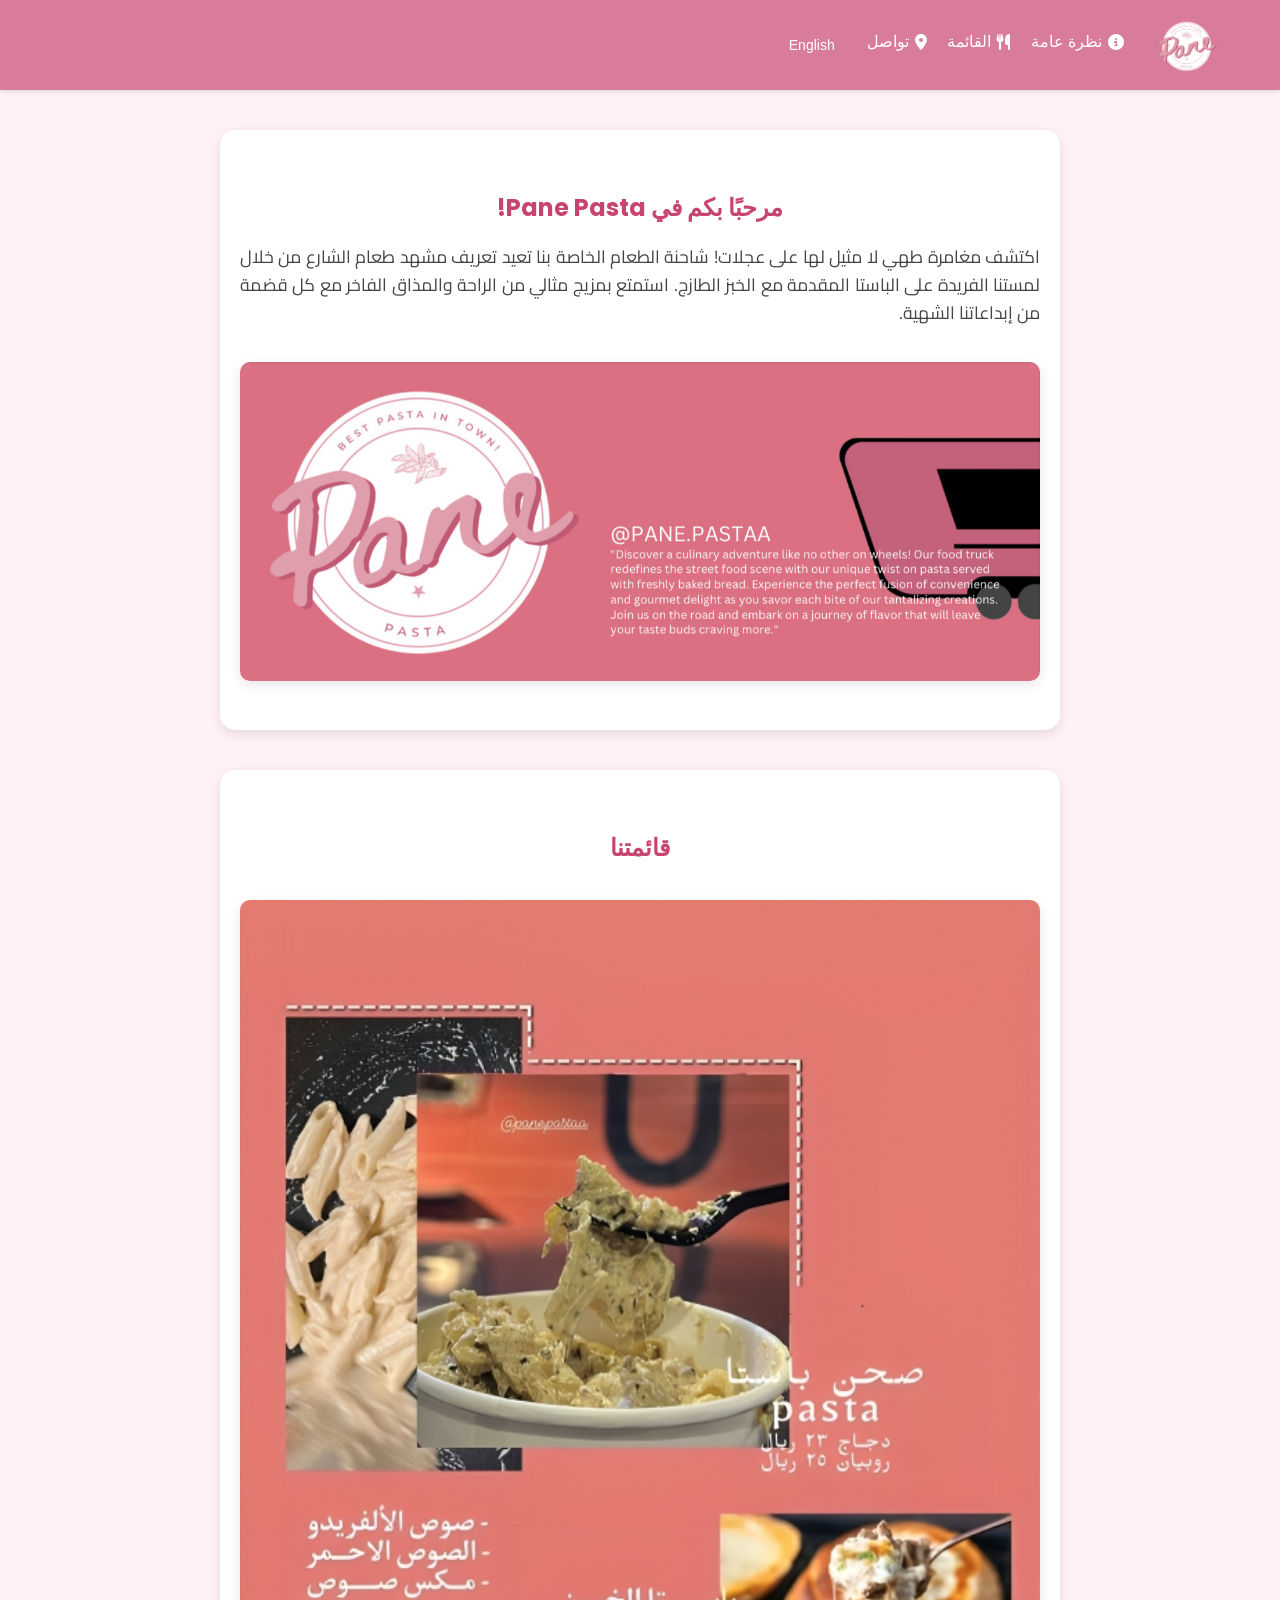
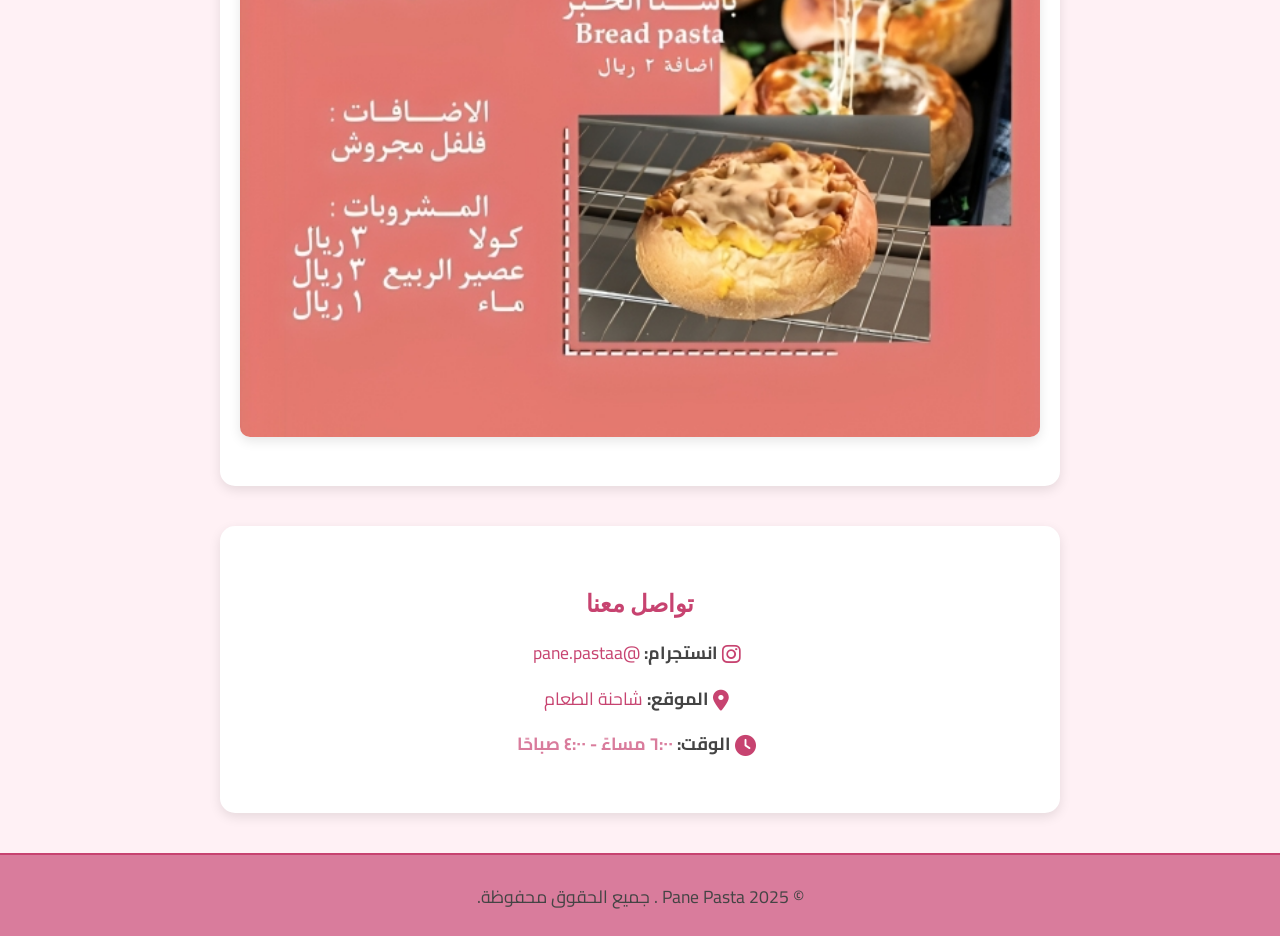
<file: index.html>
<!DOCTYPE html>
<html lang="en" >
<head>
    <meta charset="UTF-8" />
    <meta name="viewport" content="width=device-width, initial-scale=1.0" />
    <title>Pane Pasta</title>
    <link rel="preconnect" href="https://fonts.googleapis.com" />
    <link rel="preconnect" href="https://fonts.gstatic.com" crossorigin />
    <link href="https://fonts.googleapis.com/css2?family=Poppins:wght@500;700&family=Roboto:wght@400;500&family=Cairo:wght@400;700&display=swap" rel="stylesheet" />
    <link rel="stylesheet" href="style.css" />
    <link rel="stylesheet" href="https://cdnjs.cloudflare.com/ajax/libs/font-awesome/6.5.0/css/all.min.css" />
    <meta name="theme-color" content="#d97c9c" />
</head>
<body>

    <header>
        <img src="logo.PNG" alt="Pane Pasta Logo" class="logo" />
        <nav>
            <ul>
                <li><a href="#overview"><i class="fas fa-info-circle"></i> <span id="navOverview">Overview</span></a></li>
                <li><a href="#menu"><i class="fas fa-utensils"></i> <span id="navMenu">Menu</span></a></li>
                <li><a href="#contact"><i class="fas fa-map-marker-alt"></i> <span id="navContact">Contact</span></a></li>
                <li><button id="langToggle" class="lang-button">العربية</button></li>
            </ul>
        </nav>
    </header>

    <main>
        <section id="overview" class="section fade-in">
            <h1 id="overviewTitle">Welcome to Pane Pasta!</h1>
            <p id="overviewText">
                Discover a culinary adventure like no other on wheels! Our food truck redefines the street food scene with our unique twist on pasta served with freshly baked bread. Experience the perfect fusion of convenience and gourmet delight as you savor each bite of our tantalizing creations.
            </p>
            <img src="us.PNG" alt="Pane Pasta food truck experience" class="menu-image" />
        </section>

        <section id="menu" class="section fade-in">
            <h2 id="menuTitle">Our Menu</h2>
            <img src="menu.PNG" alt="Menu Image" class="menu-image" />
        </section>

        <section id="contact" class="section fade-in">
            <h2 id="contactTitle">Find Us & Contact</h2>
            <p id="instagramLabel">
                <i class="fab fa-instagram"></i> <strong>Instagram:</strong> 
                <a href="https://www.instagram.com/pane.pastaa" target="_blank" rel="noopener noreferrer">@pane.pastaa</a>
            </p>
            <p id="locationLabel">
                <i class="fas fa-map-marker-alt"></i> <strong>Location:</strong> 
                <a href="https://maps.app.goo.gl/kNWPLrTYhtWY5w7K8" target="_blank" rel="noopener noreferrer">Food Truck</a>
            </p>
            <p>
                <span id="timeLabel"><i class="fas fa-clock"></i> <strong>Time:</strong></span> 
                <span class="highlight" id="timeValue">6:00 PM - 4:00 AM</span>
            </p>
        </section>
    </main>

    <footer>
        <p id="footerText">&copy; 2025 Pane Pasta. All rights reserved.</p>
    </footer>

    <script>
        // Scroll animation effect
        const observer = new IntersectionObserver(entries => {
            entries.forEach(entry => {
                if (entry.isIntersecting) {
                    entry.target.classList.add('visible');
                }
            });
        });

        document.querySelectorAll('.fade-in').forEach(section => {
            observer.observe(section);
        });
    </script>

    <script>
        // Language toggle functionality
        const langToggle = document.getElementById('langToggle');
        let isArabic = false;

        const translations = {
            en: {
                navOverview: "Overview",
                navMenu: "Menu",
                navContact: "Contact",
                overviewTitle: "Welcome to Pane Pasta!",
                overviewText: "Discover a culinary adventure like no other on wheels! Our food truck redefines the street food scene with our unique twist on pasta served with freshly baked bread. Experience the perfect fusion of convenience and gourmet delight as you savor each bite of our tantalizing creations.",
                menuTitle: "Our Menu",
                contactTitle: "Find Us & Contact",
                instagramLabel: `<i class="fab fa-instagram"></i> <strong>Instagram:</strong> <a href="https://www.instagram.com/pane.pastaa" target="_blank" rel="noopener noreferrer">@pane.pastaa</a>`,
                locationLabel: `<i class="fas fa-map-marker-alt"></i> <strong>Location:</strong> <a href="https://maps.app.goo.gl/kNWPLrTYhtWY5w7K8" target="_blank" rel="noopener noreferrer">Food Truck</a>`,
                timeLabel: `<i class="fas fa-clock"></i> <strong>Time:</strong>`,
                timeValue: "6:00 PM - 4:00 AM",
                footerText: "&copy; 2025 Pane Pasta. All rights reserved.",
                langBtn: "العربية"
            },
            ar: {
                navOverview: "نظرة عامة",
                navMenu: "القائمة",
                navContact: "تواصل",
                overviewTitle: "مرحبًا بكم في Pane Pasta!",
                overviewText: "اكتشف مغامرة طهي لا مثيل لها على عجلات! شاحنة الطعام الخاصة بنا تعيد تعريف مشهد طعام الشارع من خلال لمستنا الفريدة على الباستا المقدمة مع الخبز الطازج. استمتع بمزيج مثالي من الراحة والمذاق الفاخر مع كل قضمة من إبداعاتنا الشهية.",
                menuTitle: "قائمتنا",
                contactTitle: "تواصل معنا",
                instagramLabel: `<i class="fab fa-instagram"></i> <strong>انستجرام:</strong> <a href="https://www.instagram.com/pane.pastaa" target="_blank" rel="noopener noreferrer">@pane.pastaa</a>`,
                locationLabel: `<i class="fas fa-map-marker-alt"></i> <strong>الموقع:</strong> <a href="https://maps.app.goo.gl/kNWPLrTYhtWY5w7K8" target="_blank" rel="noopener noreferrer">شاحنة الطعام</a>`,
                timeLabel: `<i class="fas fa-clock"></i> <strong>الوقت:</strong>`,
                timeValue: "٦:٠٠ مساءً - ٤:٠٠ صباحًا",
                footerText: "&copy; 2025 Pane Pasta . جميع الحقوق محفوظة.",
                langBtn: "English"
            }
        };

        function setLanguage(lang) {
            document.documentElement.dir = lang === 'ar' ? 'rtl' : 'ltr';
            document.documentElement.lang = lang;
            document.getElementById('navOverview').textContent = translations[lang].navOverview;
            document.getElementById('navMenu').textContent = translations[lang].navMenu;
            document.getElementById('navContact').textContent = translations[lang].navContact;
            document.getElementById('overviewTitle').textContent = translations[lang].overviewTitle;
            document.getElementById('overviewText').textContent = translations[lang].overviewText;
            document.getElementById('menuTitle').textContent = translations[lang].menuTitle;
            document.getElementById('contactTitle').textContent = translations[lang].contactTitle;
            document.getElementById('instagramLabel').innerHTML = translations[lang].instagramLabel;
            document.getElementById('locationLabel').innerHTML = translations[lang].locationLabel;
            document.getElementById('timeLabel').innerHTML = translations[lang].timeLabel;
            document.getElementById('timeValue').textContent = translations[lang].timeValue;
            document.getElementById('footerText').innerHTML = translations[lang].footerText;
            langToggle.textContent = translations[lang].langBtn;
        }

        langToggle.addEventListener('click', () => {
            isArabic = !isArabic;
            setLanguage(isArabic ? 'ar' : 'en');
        });

        // Set initial language to Arabic on page load
        setLanguage('ar');
    </script>

</body>
</html>
</file>
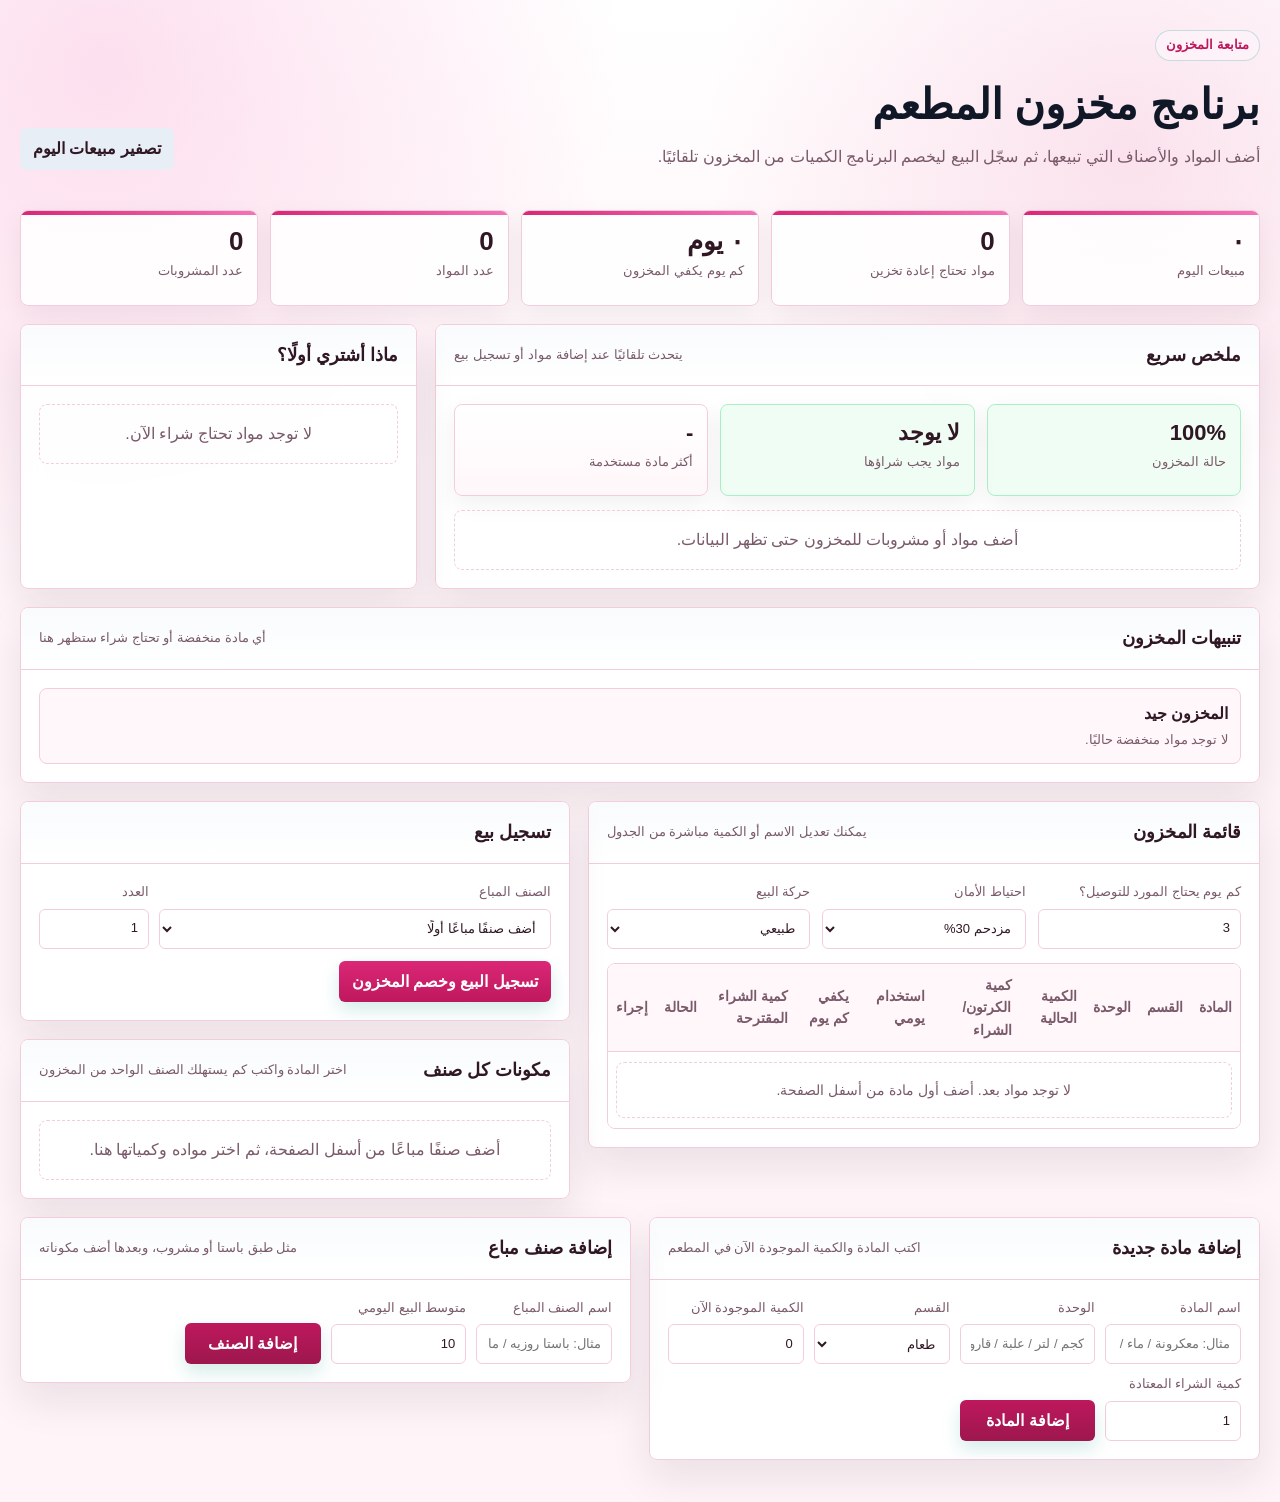
<file: ManageYourPasta.html>
<!doctype html>
<html lang="ar" dir="rtl">
<head>
  <meta charset="utf-8">
  <meta name="viewport" content="width=device-width, initial-scale=1">
  <title>نظام مخزون مطعم المعكرونة</title>
  <style>
    :root {
      color-scheme: light;
      --bg: #fff5f8;
      --surface: #ffffff;
      --surface-2: #fff7fa;
      --ink: #301724;
      --muted: #7a5a6a;
      --line: #f3cddd;
      --accent: #db2777;
      --accent-2: #9d174d;
      --accent-dark: #be185d;
      --gold: #f472b6;
      --danger: #b42318;
      --warn: #a15c07;
      --ok: #027a48;
      --soft-danger: #fee4e2;
      --soft-warn: #fef0c7;
      --soft-ok: #dcfae6;
      --shadow: 0 18px 42px rgba(17, 24, 39, .09);
      --shadow-soft: 0 8px 24px rgba(17, 24, 39, .06);
    }

    * {
      box-sizing: border-box;
    }

    body {
      margin: 0;
      font-family: Tahoma, Arial, sans-serif;
      background:
        radial-gradient(circle at 8% 4%, rgba(244, 114, 182, .22), transparent 28%),
        radial-gradient(circle at 88% 10%, rgba(219, 39, 119, .12), transparent 24%),
        linear-gradient(180deg, #ffffff 0, var(--bg) 430px);
      color: var(--ink);
      line-height: 1.6;
    }

    button, input, select {
      font: inherit;
    }

    .wrap {
      width: min(1240px, calc(100% - 28px));
      margin: 0 auto;
    }

    header {
      padding: 30px 0 18px;
    }

    .hero {
      display: grid;
      grid-template-columns: 1fr auto;
      gap: 18px;
      align-items: end;
    }

    h1 {
      margin: 0;
      font-size: clamp(26px, 4vw, 42px);
      letter-spacing: 0;
      color: #101828;
    }

    .subtitle {
      margin: 6px 0 0;
      color: var(--muted);
      max-width: 720px;
    }

    .hero-actions {
      display: flex;
      gap: 10px;
      flex-wrap: wrap;
      justify-content: flex-end;
    }

    .eyebrow {
      display: inline-flex;
      align-items: center;
      min-height: 28px;
      padding: 4px 10px;
      margin-bottom: 10px;
      border: 1px solid rgba(14, 147, 132, .22);
      border-radius: 999px;
      background: rgba(253, 242, 248, .92);
      color: #be185d;
      font-size: 13px;
      font-weight: 700;
    }

    main {
      padding: 8px 0 42px;
    }

    .stats {
      display: grid;
      grid-template-columns: repeat(5, 1fr);
      gap: 12px;
      margin: 14px 0 18px;
    }

    .stat {
      position: relative;
      overflow: hidden;
      background: rgba(255, 255, 255, .9);
      border: 1px solid var(--line);
      border-radius: 8px;
      box-shadow: var(--shadow-soft);
      min-height: 96px;
      padding: 14px;
    }

    .stat::before {
      content: "";
      position: absolute;
      inset: 0 0 auto;
      height: 4px;
      background: linear-gradient(90deg, var(--accent), var(--gold));
    }

    .stat strong {
      display: block;
      font-size: 26px;
      line-height: 1.25;
    }

    .stat span {
      color: var(--muted);
      font-size: 13px;
    }

    .dashboard {
      display: grid;
      grid-template-columns: 1.35fr .65fr;
      gap: 18px;
      margin-bottom: 18px;
    }

    .dash-grid {
      display: grid;
      grid-template-columns: repeat(3, 1fr);
      gap: 12px;
      margin-bottom: 14px;
    }

    .dash-card {
      border: 1px solid var(--line);
      border-radius: 8px;
      background: linear-gradient(180deg, #ffffff, var(--surface-2));
      padding: 14px;
      min-height: 92px;
      box-shadow: var(--shadow-soft);
    }

    .dash-card.good {
      border-color: #abefc6;
      background: #f0fdf4;
    }

    .dash-card.warn {
      border-color: #fedf89;
      background: #fffbeb;
    }

    .dash-card.bad {
      border-color: #fecdca;
      background: #fff7f6;
    }

    .dash-card strong {
      display: block;
      font-size: 22px;
      line-height: 1.3;
    }

    .dash-card span {
      color: var(--muted);
      font-size: 13px;
    }

    .bar-list {
      display: grid;
      gap: 10px;
    }

    .bar-row {
      display: grid;
      grid-template-columns: 138px 1fr 76px;
      gap: 10px;
      align-items: center;
      font-size: 13px;
    }

    .bar-track {
      height: 12px;
      overflow: hidden;
      border-radius: 999px;
      background: #e5e7eb;
    }

    .bar-fill {
      width: var(--width);
      height: 100%;
      border-radius: inherit;
      background: var(--color);
    }

    .priority-list {
      display: grid;
      gap: 10px;
    }

    .priority-item {
      display: grid;
      gap: 3px;
      border: 1px solid var(--line);
      border-radius: 8px;
      padding: 10px;
      background: #fff;
    }

    .priority-item strong {
      font-size: 14px;
    }

    .priority-item span {
      color: var(--muted);
      font-size: 13px;
    }

    .grid {
      display: grid;
      grid-template-columns: 1.1fr .9fr;
      gap: 18px;
      align-items: start;
      margin-bottom: 18px;
    }

    .entry-grid {
      display: grid;
      grid-template-columns: 1fr 1fr;
      gap: 18px;
      align-items: start;
    }

    .stack {
      display: grid;
      gap: 18px;
    }

    .panel {
      background: rgba(255, 255, 255, .94);
      border: 1px solid var(--line);
      border-radius: 8px;
      box-shadow: var(--shadow);
      overflow: hidden;
      backdrop-filter: blur(12px);
    }

    .panel-head {
      padding: 16px 18px;
      border-bottom: 1px solid var(--line);
      background: linear-gradient(180deg, rgba(248, 250, 252, .95), rgba(255, 255, 255, .95));
      display: flex;
      align-items: center;
      justify-content: space-between;
      gap: 12px;
    }

    h2 {
      margin: 0;
      font-size: 18px;
      letter-spacing: 0;
    }

    .note {
      color: var(--muted);
      font-size: 13px;
      margin: 0;
    }

    .panel-body {
      padding: 18px;
    }

    .controls {
      display: grid;
      grid-template-columns: repeat(3, 1fr);
      gap: 12px;
      margin-bottom: 14px;
    }

    .form-grid {
      display: grid;
      grid-template-columns: repeat(4, 1fr);
      gap: 10px;
      align-items: end;
    }

    .order-row {
      display: grid;
      grid-template-columns: 1fr 110px;
      gap: 10px;
      align-items: end;
    }

    label {
      display: grid;
      gap: 6px;
      color: var(--muted);
      font-size: 13px;
    }

    input, select {
      width: 100%;
      min-height: 40px;
      border: 1px solid var(--line);
      border-radius: 6px;
      background: #fff;
      color: var(--ink);
      padding: 8px 10px;
    }

    input:focus, select:focus {
      outline: 3px solid rgba(219, 39, 119, .16);
      border-color: var(--accent);
    }

    button {
      min-height: 40px;
      border: 0;
      border-radius: 6px;
      padding: 8px 13px;
      background: linear-gradient(180deg, var(--accent), var(--accent-dark));
      color: #fff;
      font-weight: 700;
      cursor: pointer;
      white-space: nowrap;
      box-shadow: 0 8px 18px rgba(14, 147, 132, .18);
    }

    button:hover {
      background: var(--accent-dark);
    }

    .secondary {
      background: #e8eef6;
      color: var(--ink);
      box-shadow: none;
    }

    .secondary:hover {
      background: #d7dfec;
    }

    .danger {
      background: #fef3f2;
      color: var(--danger);
      border: 1px solid #fecdca;
    }

    .danger:hover {
      background: #fee4e2;
    }

    .blue {
      background: linear-gradient(180deg, #be185d, #9d174d);
    }

    .blue:hover {
      background: #1d4ed8;
    }

    .actions {
      display: flex;
      gap: 10px;
      flex-wrap: wrap;
      margin-top: 12px;
    }

    .table-scroll {
      overflow-x: auto;
      border: 1px solid var(--line);
      border-radius: 8px;
    }

    table {
      width: 100%;
      border-collapse: collapse;
      font-size: 14px;
      background: #fff;
    }

    th, td {
      text-align: right;
      border-bottom: 1px solid var(--line);
      padding: 10px 8px;
      vertical-align: middle;
    }

    th {
      background: var(--surface-2);
      color: var(--muted);
      font-weight: 700;
    }

    tr:last-child td {
      border-bottom: 0;
    }

    td input {
      min-width: 82px;
      min-height: 36px;
      padding: 6px 8px;
    }

    .item-name {
      min-width: 150px;
    }

    .status {
      display: inline-flex;
      align-items: center;
      justify-content: center;
      min-width: 92px;
      border-radius: 999px;
      padding: 4px 10px;
      font-size: 12px;
      font-weight: 700;
    }

    .status-ok {
      color: var(--ok);
      background: var(--soft-ok);
    }

    .status-watch {
      color: var(--warn);
      background: var(--soft-warn);
    }

    .status-restock {
      color: var(--danger);
      background: var(--soft-danger);
    }

    .dish-list, .alerts {
      display: grid;
      gap: 12px;
    }

    .dish {
      border: 1px solid var(--line);
      border-radius: 8px;
      background: #fbfdff;
      padding: 12px;
      display: grid;
      gap: 12px;
    }

    .dish-top {
      display: grid;
      grid-template-columns: 1fr 112px auto;
      gap: 10px;
      align-items: end;
    }

    .recipe {
      display: grid;
      gap: 10px;
    }

    .recipe-row {
      display: grid;
      grid-template-columns: 1fr 130px auto;
      gap: 8px;
      align-items: end;
      background: #fff;
      border: 1px solid var(--line);
      border-radius: 8px;
      padding: 8px;
    }

    .recipe-row label {
      padding: 0;
      border: 0;
      background: transparent;
    }

    .alert {
      border: 1px solid var(--line);
      border-radius: 8px;
      background: var(--surface-2);
      padding: 12px;
    }

    .alert strong {
      display: block;
      margin-bottom: 4px;
    }

    .alert p {
      margin: 0;
      color: var(--muted);
      font-size: 13px;
    }

    .alert-restock {
      border-color: #fecdca;
      background: #fff7f6;
    }

    .alert-watch {
      border-color: #fedf89;
      background: #fffbeb;
    }

    .empty {
      color: var(--muted);
      border: 1px dashed var(--line);
      border-radius: 8px;
      padding: 16px;
      text-align: center;
    }

    .toast {
      position: fixed;
      left: 18px;
      bottom: 18px;
      z-index: 20;
      max-width: min(360px, calc(100% - 36px));
      border: 1px solid var(--line);
      border-radius: 8px;
      background: #fff;
      color: var(--ink);
      box-shadow: var(--shadow);
      padding: 12px 14px;
      display: none;
    }

    .toast.show {
      display: block;
    }

    @media (max-width: 980px) {
      .hero, .grid, .entry-grid, .stats, .dashboard, .dash-grid, .controls, .form-grid, .dish-top, .recipe, .recipe-row {
        grid-template-columns: 1fr;
      }

      .hero-actions {
        justify-content: flex-start;
      }

      table {
        min-width: 1060px;
      }

      .bar-row {
        grid-template-columns: 1fr;
      }
    }
  </style>
</head>
<body>
  <header>
    <div class="wrap hero">
      <div>
        <span class="eyebrow">متابعة المخزون</span>
        <h1>برنامج مخزون المطعم</h1>
        <p class="subtitle">أضف المواد والأصناف التي تبيعها، ثم سجّل البيع ليخصم البرنامج الكميات من المخزون تلقائيًا.</p>
      </div>
      <div class="hero-actions">
        <button id="clearOrders" class="secondary" type="button">تصفير مبيعات اليوم</button>
      </div>
    </div>
  </header>

  <main class="wrap">
    <section class="stats" aria-label="ملخص المخزون">
      <div class="stat">
        <strong id="todayOrders">0</strong>
        <span>مبيعات اليوم</span>
      </div>
      <div class="stat">
        <strong id="restockCount">0</strong>
        <span>مواد تحتاج إعادة تخزين</span>
      </div>
      <div class="stat">
        <strong id="coverageAverage">0</strong>
        <span>كم يوم يكفي المخزون</span>
      </div>
      <div class="stat">
        <strong id="itemCount">0</strong>
        <span>عدد المواد</span>
      </div>
      <div class="stat">
        <strong id="drinkCount">0</strong>
        <span>عدد المشروبات</span>
      </div>
    </section>

    <section class="dashboard" aria-label="لوحة التحكم الديناميكية">
      <section class="panel">
        <div class="panel-head">
          <h2>ملخص سريع</h2>
          <p class="note">يتحدث تلقائيًا عند إضافة مواد أو تسجيل بيع</p>
        </div>
        <div class="panel-body">
          <div class="dash-grid">
            <div class="dash-card" id="healthCard">
              <strong id="healthScore">0%</strong>
              <span>حالة المخزون</span>
            </div>
            <div class="dash-card" id="urgentCard">
              <strong id="urgentValue">0</strong>
              <span>مواد يجب شراؤها</span>
            </div>
            <div class="dash-card" id="demandCard">
              <strong id="topDemand">-</strong>
              <span>أكثر مادة مستخدمة</span>
            </div>
          </div>
          <div class="bar-list" id="coverageChart"></div>
        </div>
      </section>

      <aside class="panel">
        <div class="panel-head">
          <h2>ماذا أشتري أولًا؟</h2>
        </div>
        <div class="panel-body">
          <div class="priority-list" id="priorityList"></div>
        </div>
      </aside>
    </section>

    <section class="panel" style="margin-bottom:18px">
      <div class="panel-head">
        <h2>تنبيهات المخزون</h2>
        <p class="note">أي مادة منخفضة أو تحتاج شراء ستظهر هنا</p>
      </div>
      <div class="panel-body">
        <div class="alerts" id="alerts"></div>
      </div>
    </section>

    <div class="grid">
      <section class="stack">
        <section class="panel">
          <div class="panel-head">
            <h2>قائمة المخزون</h2>
            <p class="note">يمكنك تعديل الاسم أو الكمية مباشرة من الجدول</p>
          </div>
          <div class="panel-body">
            <div class="controls">
              <label>كم يوم يحتاج المورد للتوصيل؟
                <input id="leadTime" type="number" min="1" value="3">
              </label>
              <label>احتياط الأمان
                <select id="safety">
                  <option value="1.15">عادي 15%</option>
                  <option value="1.30" selected>مزدحم 30%</option>
                  <option value="1.50">موسم قوي 50%</option>
                </select>
              </label>
              <label>حركة البيع
                <select id="demandMode">
                  <option value="0.85">هادئ</option>
                  <option value="1" selected>طبيعي</option>
                  <option value="1.35">مرتفع</option>
                  <option value="1.7">عطلة / حملة</option>
                </select>
              </label>
            </div>

            <div class="table-scroll">
              <table>
                <thead>
                  <tr>
                    <th>المادة</th>
                    <th>القسم</th>
                    <th>الوحدة</th>
                    <th>الكمية الحالية</th>
                    <th>كمية الكرتون/الشراء</th>
                    <th>استخدام يومي</th>
                    <th>يكفي كم يوم</th>
                    <th>كمية الشراء المقترحة</th>
                    <th>الحالة</th>
                    <th>إجراء</th>
                  </tr>
                </thead>
                <tbody id="inventoryRows"></tbody>
              </table>
            </div>
          </div>
        </section>

      </section>

      <aside class="stack">
        <section class="panel">
          <div class="panel-head">
            <h2>تسجيل بيع</h2>
          </div>
          <div class="panel-body">
            <form id="orderForm">
              <div class="order-row">
                <label>الصنف المباع
                  <select id="dishSelect"></select>
                </label>
                <label>العدد
                  <input id="dishQty" type="number" min="1" value="1">
                </label>
              </div>
              <div class="actions">
                <button type="submit">تسجيل البيع وخصم المخزون</button>
              </div>
            </form>
          </div>
        </section>

        <section class="panel">
          <div class="panel-head">
            <h2>مكونات كل صنف</h2>
            <p class="note">اختر المادة واكتب كم يستهلك الصنف الواحد من المخزون</p>
          </div>
          <div class="panel-body">
            <div class="dish-list" id="dishList"></div>
          </div>
        </section>
      </aside>
    </div>

    <section class="entry-grid" aria-label="إدخال البيانات">
      <section class="panel">
        <div class="panel-head">
          <h2>إضافة مادة جديدة</h2>
          <p class="note">اكتب المادة والكمية الموجودة الآن في المطعم</p>
        </div>
        <div class="panel-body">
          <form id="itemForm" class="form-grid">
            <label>اسم المادة
              <input id="newItemName" required placeholder="مثال: معكرونة / ماء / صلصة">
            </label>
            <label>الوحدة
              <input id="newItemUnit" required placeholder="كجم / لتر / علبة / قارورة">
            </label>
            <label>القسم
              <select id="newItemCategory">
                <option value="food">طعام</option>
                <option value="drink">مشروبات</option>
              </select>
            </label>
            <label>الكمية الموجودة الآن
              <input id="newItemStock" required type="number" min="0" step="0.001" value="0">
            </label>
            <label>كمية الشراء المعتادة
              <input id="newItemPack" required type="number" min="0.001" step="0.001" value="1">
            </label>
            <button class="blue" type="submit">إضافة المادة</button>
          </form>
        </div>
      </section>

      <section class="panel">
        <div class="panel-head">
          <h2>إضافة صنف مباع</h2>
          <p class="note">مثل طبق باستا أو مشروب، وبعدها أضف مكوناته</p>
        </div>
        <div class="panel-body">
          <form id="dishForm" class="form-grid">
            <label>اسم الصنف المباع
              <input id="newDishName" required placeholder="مثال: باستا روزيه / ماء صغير">
            </label>
            <label>متوسط البيع اليومي
              <input id="newDishDaily" required type="number" min="0" step="1" value="10">
            </label>
            <button class="blue" type="submit">إضافة الصنف</button>
          </form>
        </div>
      </section>
    </section>
  </main>
  <div class="toast" id="toast"></div>

  <script>
    const initialState = {
      ordersToday: 0,
      inventory: [],
      dishes: []
    };

    const storeKey = "pastaInventoryStateProduction";
    let state;

    function loadState() {
      localStorage.removeItem("pastaInventoryState");
      localStorage.removeItem("pastaInventoryStateEditable");
      const saved = localStorage.getItem(storeKey);
      const loaded = saved ? JSON.parse(saved) : structuredClone(initialState);
      loaded.inventory = Array.isArray(loaded.inventory) ? loaded.inventory : [];
      loaded.dishes = Array.isArray(loaded.dishes) ? loaded.dishes : [];
      normalizeState(loaded);
      return loaded;
    }

    function saveState() {
      normalizeState(state);
      localStorage.setItem(storeKey, JSON.stringify(state));
    }

    function idFromName() {
      return `id-${Date.now()}-${Math.random().toString(16).slice(2)}`;
    }

    function escapeHtml(value) {
      return String(value)
        .replaceAll("&", "&amp;")
        .replaceAll("<", "&lt;")
        .replaceAll(">", "&gt;")
        .replaceAll('"', "&quot;");
    }

    const maxDecimals = 3;

    function roundNumber(value, digits = maxDecimals) {
      const factor = 10 ** digits;
      const rounded = Math.round((Number(value) + Number.EPSILON) * factor) / factor;
      return Object.is(rounded, -0) ? 0 : rounded;
    }

    function numberValue(value, fallback = 0) {
      const normalized = String(value).replace(",", ".").replace("٫", ".");
      const next = Number(normalized);
      return Number.isFinite(next) ? roundNumber(next) : fallback;
    }

    function normalizeState(targetState) {
      targetState.ordersToday = numberValue(targetState.ordersToday);
      targetState.inventory.forEach(item => {
        item.stock = numberValue(item.stock);
        item.pack = Math.max(.001, numberValue(item.pack, 1));
      });
      targetState.dishes.forEach(dish => {
        dish.dailyBase = numberValue(dish.dailyBase);
        dish.recipe = dish.recipe && typeof dish.recipe === "object" ? dish.recipe : {};
        Object.keys(dish.recipe).forEach(itemId => {
          dish.recipe[itemId] = numberValue(dish.recipe[itemId]);
        });
      });
    }

    function format(value, digits = maxDecimals) {
      const cleanValue = roundNumber(value, digits);
      return cleanValue.toLocaleString("ar-SA", {
        maximumFractionDigits: digits,
        minimumFractionDigits: 0
      });
    }

    function inputValue(value, digits = maxDecimals) {
      const cleanValue = roundNumber(value, digits);
      return Number.isInteger(cleanValue)
        ? String(cleanValue)
        : cleanValue.toFixed(digits).replace(/0+$/, "").replace(/\.$/, "");
    }

    function showToast(message) {
      const toast = document.getElementById("toast");
      toast.textContent = message;
      toast.classList.add("show");
      setTimeout(() => toast.classList.remove("show"), 2800);
    }

    function dailyIngredientDemand() {
      const factor = numberValue(document.getElementById("demandMode").value, 1);
      return state.dishes.reduce((totals, dish) => {
        const expectedOrders = numberValue(dish.dailyBase) * factor;
        Object.entries(dish.recipe).forEach(([itemId, amount]) => {
          totals[itemId] = roundNumber((totals[itemId] || 0) + expectedOrders * numberValue(amount));
        });
        return totals;
      }, {});
    }

    function getInventoryInsights() {
      const leadTime = Math.max(1, numberValue(document.getElementById("leadTime").value, 3));
      const safety = numberValue(document.getElementById("safety").value, 1.3);
      const demand = dailyIngredientDemand();

      return state.inventory.map(item => {
        const daily = roundNumber(demand[item.id] || 0);
        const stock = roundNumber(item.stock);
        const reorderPoint = roundNumber(daily * leadTime * safety);
        const target = roundNumber(daily * (leadTime + 4) * safety);
        const needed = Math.max(0, roundNumber(target - stock));
        const pack = Math.max(.001, numberValue(item.pack, 1));
        const packs = needed > 0 ? Math.ceil(needed / pack) : 0;
        const coverage = daily > 0 ? roundNumber(stock / daily) : 99;
        let level = "ok";
        if (stock <= reorderPoint) level = "restock";
        else if (stock <= roundNumber(reorderPoint * 1.35)) level = "watch";

        return { ...item, stock, pack, daily, coverage, buyQty: roundNumber(packs * pack), level };
      });
    }

    function statusLabel(level) {
      if (level === "restock") return "يحتاج شراء";
      if (level === "watch") return "راقب";
      return "جيد";
    }

    function categoryLabel(category) {
      return category === "drink" ? "مشروبات" : "طعام";
    }

    function statusColor(level) {
      if (level === "restock") return "#ef4444";
      if (level === "watch") return "#f59e0b";
      return "#10b981";
    }

    function renderDashboard(rows) {
      const activeRows = rows.filter(item => item.daily > 0);
      const restockRows = rows.filter(item => item.level === "restock");
      const watchRows = rows.filter(item => item.level === "watch");
      const weightedRisk = restockRows.length * 18 + watchRows.length * 8;
      const health = Math.max(0, Math.round(100 - weightedRisk));
      const topDemand = activeRows.slice().sort((a, b) => b.daily - a.daily)[0];
      const urgent = rows
        .filter(item => item.buyQty > 0)
        .sort((a, b) => a.coverage - b.coverage);

      document.getElementById("healthScore").textContent = `${health}%`;
      document.getElementById("urgentValue").textContent = urgent.length ? `${urgent.length} مواد` : "لا يوجد";
      document.getElementById("topDemand").textContent = topDemand ? `${topDemand.name} (${categoryLabel(topDemand.category)})` : "-";
      document.getElementById("healthCard").className = `dash-card ${health < 55 ? "bad" : health < 80 ? "warn" : "good"}`;
      document.getElementById("urgentCard").className = `dash-card ${restockRows.length ? "bad" : watchRows.length ? "warn" : "good"}`;
      document.getElementById("demandCard").className = "dash-card";

      document.getElementById("coverageChart").innerHTML = rows.length
        ? rows
          .slice()
          .sort((a, b) => a.coverage - b.coverage)
          .map(item => {
            const width = Math.max(4, Math.min(100, (item.coverage / 10) * 100));
            return `
              <div class="bar-row">
                <strong>${escapeHtml(item.name)} · ${categoryLabel(item.category)}</strong>
                <div class="bar-track" title="${format(item.coverage)} يوم">
                  <div class="bar-fill" style="--width:${width}%; --color:${statusColor(item.level)}"></div>
                </div>
                <span>${format(item.coverage)} يوم</span>
              </div>
            `;
          }).join("")
        : `<div class="empty">أضف مواد أو مشروبات للمخزون حتى تظهر البيانات.</div>`;

      document.getElementById("priorityList").innerHTML = urgent.length
        ? urgent.slice(0, 5).map(item => `
          <div class="priority-item">
            <strong>${escapeHtml(item.name)} · ${categoryLabel(item.category)}</strong>
            <span>${statusLabel(item.level)} · يكفي ${format(item.coverage)} يوم · اشتر ${format(item.buyQty)} ${escapeHtml(item.unit)}</span>
          </div>
        `).join("")
        : `<div class="empty">لا توجد مواد تحتاج شراء الآن.</div>`;
    }

    function renderInventory() {
      const rows = getInventoryInsights();
      document.getElementById("inventoryRows").innerHTML = rows.length ? rows.map(item => `
        <tr>
          <td><input class="item-name" value="${escapeHtml(item.name)}" data-edit-item="${item.id}" data-field="name"></td>
          <td>
            <select data-edit-item="${item.id}" data-field="category">
              <option value="food" ${item.category !== "drink" ? "selected" : ""}>طعام</option>
              <option value="drink" ${item.category === "drink" ? "selected" : ""}>مشروبات</option>
            </select>
          </td>
          <td><input value="${escapeHtml(item.unit)}" data-edit-item="${item.id}" data-field="unit"></td>
          <td><input type="number" min="0" step="0.001" value="${inputValue(item.stock)}" data-edit-item="${item.id}" data-field="stock"></td>
          <td><input type="number" min="0.001" step="0.001" value="${inputValue(item.pack)}" data-edit-item="${item.id}" data-field="pack"></td>
          <td>${format(item.daily)} ${escapeHtml(item.unit)}</td>
          <td>${format(item.coverage)} يوم</td>
          <td>${item.buyQty ? `${format(item.buyQty)} ${escapeHtml(item.unit)}` : "-"}</td>
          <td><span class="status status-${item.level}">${statusLabel(item.level)}</span></td>
          <td><button class="danger" type="button" data-delete-item="${item.id}">حذف</button></td>
        </tr>
      `).join("") : `
        <tr>
          <td colspan="10">
            <div class="empty">لا توجد مواد بعد. أضف أول مادة من أسفل الصفحة.</div>
          </td>
        </tr>
      `;

      const restock = rows.filter(item => item.level === "restock");
      const coverageValues = rows.filter(item => item.daily > 0).map(item => item.coverage);
      const avgCoverage = coverageValues.length
        ? coverageValues.reduce((sum, value) => sum + value, 0) / coverageValues.length
        : 0;

      document.getElementById("todayOrders").textContent = format(state.ordersToday, 0);
      document.getElementById("restockCount").textContent = restock.length;
      document.getElementById("coverageAverage").textContent = `${format(avgCoverage)} يوم`;
      document.getElementById("itemCount").textContent = state.inventory.length;
      document.getElementById("drinkCount").textContent = state.inventory.filter(item => item.category === "drink").length;
      renderDashboard(rows);
      renderAlerts(rows);
    }

    function renderAlerts(rows) {
      const risky = rows.filter(item => item.level !== "ok").sort((a, b) => a.coverage - b.coverage);
      document.getElementById("alerts").innerHTML = risky.length
        ? risky.map(item => `
          <div class="alert alert-${item.level}">
            <strong>${escapeHtml(item.name)} (${categoryLabel(item.category)}): ${statusLabel(item.level)}</strong>
            <p>المخزون يكفي تقريبًا ${format(item.coverage)} يوم. الكمية المقترحة للشراء: ${format(item.buyQty)} ${escapeHtml(item.unit)}.</p>
          </div>
        `).join("")
        : `<div class="alert"><strong>المخزون جيد</strong><p>لا توجد مواد منخفضة حاليًا.</p></div>`;
    }

    function inventoryOptions(selectedId = "") {
      return state.inventory.map(item => `
        <option value="${item.id}" ${item.id === selectedId ? "selected" : ""}>
          ${escapeHtml(item.name)} - ${categoryLabel(item.category)} - الموجود الآن ${format(item.stock)} ${escapeHtml(item.unit)}
        </option>
      `).join("");
    }

    function renderDishes() {
      const dishSelect = document.getElementById("dishSelect");
      dishSelect.innerHTML = state.dishes.length
        ? state.dishes.map(dish => `<option value="${dish.id}">${escapeHtml(dish.name)}</option>`).join("")
        : `<option value="">أضف صنفًا مباعًا أولًا</option>`;

      document.getElementById("dishList").innerHTML = state.dishes.length
        ? state.dishes.map(dish => `
          <div class="dish">
            <div class="dish-top">
              <label>اسم الطبق
                <input value="${escapeHtml(dish.name)}" data-edit-dish="${dish.id}" data-field="name">
              </label>
              <label>متوسط بيع/يوم
                <input type="number" min="0" step="1" value="${dish.dailyBase}" data-edit-dish="${dish.id}" data-field="dailyBase">
              </label>
              <button class="danger" type="button" data-delete-dish="${dish.id}">حذف الطبق</button>
            </div>
            <div class="recipe">
              ${Object.entries(dish.recipe).length ? Object.entries(dish.recipe).map(([itemId, amount]) => {
                const item = state.inventory.find(row => row.id === itemId);
                if (!item) return "";
                return `
                  <div class="recipe-row">
                    <label>المادة
                      <select data-recipe-select="${dish.id}" data-old-item="${itemId}">
                        ${inventoryOptions(itemId)}
                      </select>
                    </label>
                    <label>الكمية المستخدمة في الصنف الواحد
                      <input type="number" min="0" step="0.001" value="${inputValue(amount)}" data-recipe-amount="${dish.id}" data-item="${itemId}">
                    </label>
                    <button class="danger" type="button" data-delete-recipe="${dish.id}" data-item="${itemId}">حذف</button>
                  </div>
                `;
              }).join("") : `<div class="empty">لا توجد مواد لهذا الصنف بعد. اختر مادة من القائمة وأضف الكمية المستخدمة.</div>`}
              <div class="recipe-row">
                <label>إضافة مادة للصنف
                  <select data-new-recipe-item="${dish.id}" ${state.inventory.length ? "" : "disabled"}>
                    ${state.inventory.length ? inventoryOptions() : `<option value="">أضف مخزونًا أولًا</option>`}
                  </select>
                </label>
                <label>الكمية المستخدمة في الصنف الواحد
                  <input type="number" min="0" step="0.001" value="1" data-new-recipe-amount="${dish.id}" ${state.inventory.length ? "" : "disabled"}>
                </label>
                <button type="button" data-add-recipe="${dish.id}" ${state.inventory.length ? "" : "disabled"}>إضافة</button>
              </div>
            </div>
          </div>
        `).join("")
        : `<div class="empty">أضف صنفًا مباعًا من أسفل الصفحة، ثم اختر مواده وكمياتها هنا.</div>`;
    }

    function renderAll() {
      renderInventory();
      renderDishes();
    }

    function updateItem(input) {
      const item = state.inventory.find(row => row.id === input.dataset.editItem);
      if (!item) return;
      const field = input.dataset.field;
      item[field] = ["stock", "pack"].includes(field) ? numberValue(input.value) : input.value.trim();
      saveState();
      renderAll();
    }

    function updateDish(input) {
      const dish = state.dishes.find(row => row.id === input.dataset.editDish);
      if (!dish) return;
      const field = input.dataset.field;
      dish[field] = field === "dailyBase" ? numberValue(input.value) : input.value.trim();
      saveState();
      renderAll();
    }

    function updateRecipeAmount(input) {
      const dish = state.dishes.find(row => row.id === input.dataset.recipeAmount);
      if (!dish) return;
      const amount = numberValue(input.value);
      dish.recipe[input.dataset.item] = amount;
      saveState();
      renderInventory();
    }

    function updateRecipeItem(select) {
      const dish = state.dishes.find(row => row.id === select.dataset.recipeSelect);
      if (!dish) return;
      const oldItemId = select.dataset.oldItem;
      const newItemId = select.value;
      if (!newItemId || oldItemId === newItemId) return;

      const currentAmount = numberValue(dish.recipe[oldItemId]);
      delete dish.recipe[oldItemId];
      dish.recipe[newItemId] = currentAmount;
      saveState();
      renderAll();
    }

    function registerOrder(dishId, qty) {
      const dish = state.dishes.find(item => item.id === dishId);
      if (!dish || qty <= 0) return;
      if (!Object.keys(dish.recipe).length) {
        showToast("أضف مواد هذا الصنف أولًا حتى يعرف البرنامج ماذا يخصم من المخزون.");
        return;
      }

      Object.entries(dish.recipe).forEach(([itemId, amount]) => {
        const item = state.inventory.find(i => i.id === itemId);
        if (item) item.stock = Math.max(0, roundNumber(numberValue(item.stock) - numberValue(amount) * qty));
      });

      state.ordersToday = roundNumber(state.ordersToday + qty);
      saveState();
      renderAll();
      showToast("تم تسجيل البيع وخصم الكميات من المخزون.");
    }

    document.addEventListener("change", event => {
      const target = event.target;
      if (target.matches("[data-edit-item]")) updateItem(target);
      if (target.matches("[data-edit-dish]")) updateDish(target);
      if (target.matches("[data-recipe-amount]")) updateRecipeAmount(target);
      if (target.matches("[data-recipe-select]")) updateRecipeItem(target);
    });

    document.addEventListener("click", event => {
      const deleteItemId = event.target.dataset.deleteItem;
      const deleteDishId = event.target.dataset.deleteDish;
      const deleteRecipeDishId = event.target.dataset.deleteRecipe;
      const addRecipeDishId = event.target.dataset.addRecipe;

      if (deleteItemId) {
        state.inventory = state.inventory.filter(item => item.id !== deleteItemId);
        state.dishes.forEach(dish => delete dish.recipe[deleteItemId]);
        saveState();
        renderAll();
      }

      if (deleteDishId) {
        state.dishes = state.dishes.filter(dish => dish.id !== deleteDishId);
        saveState();
        renderAll();
      }

      if (deleteRecipeDishId) {
        const dish = state.dishes.find(row => row.id === deleteRecipeDishId);
        if (dish) {
          delete dish.recipe[event.target.dataset.item];
          saveState();
          renderAll();
        }
      }

      if (addRecipeDishId) {
        const dish = state.dishes.find(row => row.id === addRecipeDishId);
        const itemSelect = document.querySelector(`[data-new-recipe-item="${addRecipeDishId}"]`);
        const amountInput = document.querySelector(`[data-new-recipe-amount="${addRecipeDishId}"]`);
        if (dish && itemSelect && itemSelect.value) {
          dish.recipe[itemSelect.value] = numberValue(amountInput.value, 1);
          saveState();
          renderAll();
        }
      }
    });

    document.getElementById("itemForm").addEventListener("submit", event => {
      event.preventDefault();
      const name = document.getElementById("newItemName").value.trim();
      const unit = document.getElementById("newItemUnit").value.trim();
      if (!name || !unit) return;

      state.inventory.push({
        id: idFromName(name),
        name,
        unit,
        category: document.getElementById("newItemCategory").value,
        stock: numberValue(document.getElementById("newItemStock").value),
        pack: Math.max(.001, numberValue(document.getElementById("newItemPack").value, 1))
      });

      event.target.reset();
      document.getElementById("newItemStock").value = 0;
      document.getElementById("newItemPack").value = 1;
      saveState();
      renderAll();
      showToast("تمت إضافة المادة إلى المخزون.");
    });

    document.getElementById("dishForm").addEventListener("submit", event => {
      event.preventDefault();
      const name = document.getElementById("newDishName").value.trim();
      if (!name) return;

      state.dishes.push({
        id: idFromName(name),
        name,
        dailyBase: numberValue(document.getElementById("newDishDaily").value, 10),
        recipe: {}
      });

      event.target.reset();
      document.getElementById("newDishDaily").value = 10;
      saveState();
      renderAll();
      showToast("تمت إضافة الصنف المباع. أضف مواده من قسم مكونات كل صنف.");
    });

    document.getElementById("orderForm").addEventListener("submit", event => {
      event.preventDefault();
      registerOrder(document.getElementById("dishSelect").value, numberValue(document.getElementById("dishQty").value, 1));
    });

    document.getElementById("clearOrders").addEventListener("click", () => {
      state.ordersToday = 0;
      saveState();
      renderAll();
    });

    ["leadTime", "safety", "demandMode"].forEach(id => {
      document.getElementById(id).addEventListener("input", renderInventory);
    });

    state = loadState();
    renderAll();
  </script>
</body>
</html>
</file>
<file: style.css>
/* Base Styles */
html {
    scroll-behavior: smooth;
}

body {
    font-family: 'Cairo', 'Poppins', 'Roboto', sans-serif;
    margin: 0;
    padding: 0;
    background-color: #fff1f5;
    font-weight: 400;
    color: #333;
}

/* Header */
header {
    background-color: #d97c9c;
    display: flex;
    flex-direction: row;
    justify-content: flex-start;
    align-items: center;
    padding: 15px 30px;
    position: sticky;
    top: 0;
    z-index: 1000;
    flex-wrap: nowrap;
    box-shadow: 0 2px 4px rgba(0, 0, 0, 0.1);
    gap: 30px; /* Add space between logo, nav, and button */
}

.lang-button {
    margin-left: auto; /* Pushes the button to the far right */
    padding: 8px 12px;
    border: none;
    background-color: #d97c9c;
    color: white;
    font-size: 14px;
    cursor: pointer;
    border-radius: 8px;
}


.logo {
    height: 60px;
    max-width: 120px;
    margin-right: 30px;
}

/* Navigation */
nav ul {
    list-style: none;
    display: flex;
    gap: 20px;
    margin: 0;
    padding: 0;
}

nav a {
    text-decoration: none;
    font-family: 'Poppins', sans-serif;
    color: white;
    font-weight: 500; /* Medium weight for Poppins */
    display: flex;
    align-items: center;
    gap: 6px;
    transition: color 0.3s ease, transform 0.3s ease;
}

nav a:hover {
    color: #ffe4ea;
    transform: scale(1.1);
}

a {
    color: #c74370;
    text-decoration: none; /* Remove default underline */
}

/* Sections */
.section {
    padding: 40px 20px;
    max-width: 800px;
    margin: 40px auto;
    background-color: white;
    border-radius: 15px; /* Softer corners */
    box-shadow: 0 4px 12px rgba(0, 0, 0, 0.1);
    opacity: 0; /* Initial state for fade-in */
    transform: translateY(30px);
    transition: opacity 0.6s ease, transform 0.6s ease, box-shadow 0.3s ease;
}

.section.visible {
    opacity: 1;
    transform: translateY(0);
}

.section:hover {
    transform: translateY(-5px); /* Slight lift effect on hover */
    box-shadow: 0 8px 20px rgba(0, 0, 0, 0.15); /* Enhanced shadow on hover */
}

h1, h2 {
    font-family: 'Poppins', sans-serif;
    color: #c74370;
    font-weight: 700; /* Bold weight for Poppins */
    margin-bottom: 15px;
    text-align: center;
}

p {
    line-height: 1.6;
    color: #444; /* Slightly darker for Roboto, still soft */
    margin-bottom: 15px;
    /* text-align: left; by default */
    font-size: 1.1em; /* Adjusted for balance */
}
.menu-image {
    width: 100%;
    margin-top: 20px;
    border-radius: 10px;
    box-shadow: 0 4px 12px rgba(0, 0, 0, 0.1);
}

.highlight {
    color: #d97c9c;
    font-weight: bold;
}

section {
    scroll-margin-top: 100px; /* Ensures smooth scroll doesn't get hidden behind sticky header */
}
/* Specific text alignments */
#overview p {
    text-align: justify;
}

#contact p {
    text-align: center;
}

#contact p i {
    margin-right: 8px;
    color: #c74370; /* Match heading color for icons */
    font-size: 1.2em; /* Slightly larger icons */
    vertical-align: middle; /* Better alignment with text */
}


/* Footer */
footer {
    background-color: #d97c9c;
    color: white;
    text-align: center;
    padding: 10px 0;
    border-top: 2px solid #c74370; /* Subtle top border for separation */
    margin-top: 40px;
}
/* General link hover effect */
a:hover {
    color: #d97c9c; /* Lighter pink on hover */
    text-decoration: underline;
}


/* Responsive Styles */
@media (max-width: 768px) {
    header {
        display: flex;
        flex-direction: row;
        align-items: center;
        justify-content: flex-start; /* Align all items to the left */
        gap: 10px;
        padding: 10px 10px;
    }

    .logo {
        margin: 0; /* Remove auto margins */
        display: block;
    }

    nav ul {
        flex-direction: row;
        gap: 10px;
        width: auto;
        margin: 0;
        justify-content: flex-start;
        align-items: center;
    }

    nav li {
        width: auto;
        margin-bottom: 0;
    }

    nav a, .lang-button {
        width: auto;
        text-align: left;
        font-size: 1em;
    }

    .lang-button {
        margin-left: 0;
        margin-top: 0;
        align-self: auto;
        width: auto;
    }
}
</file>
